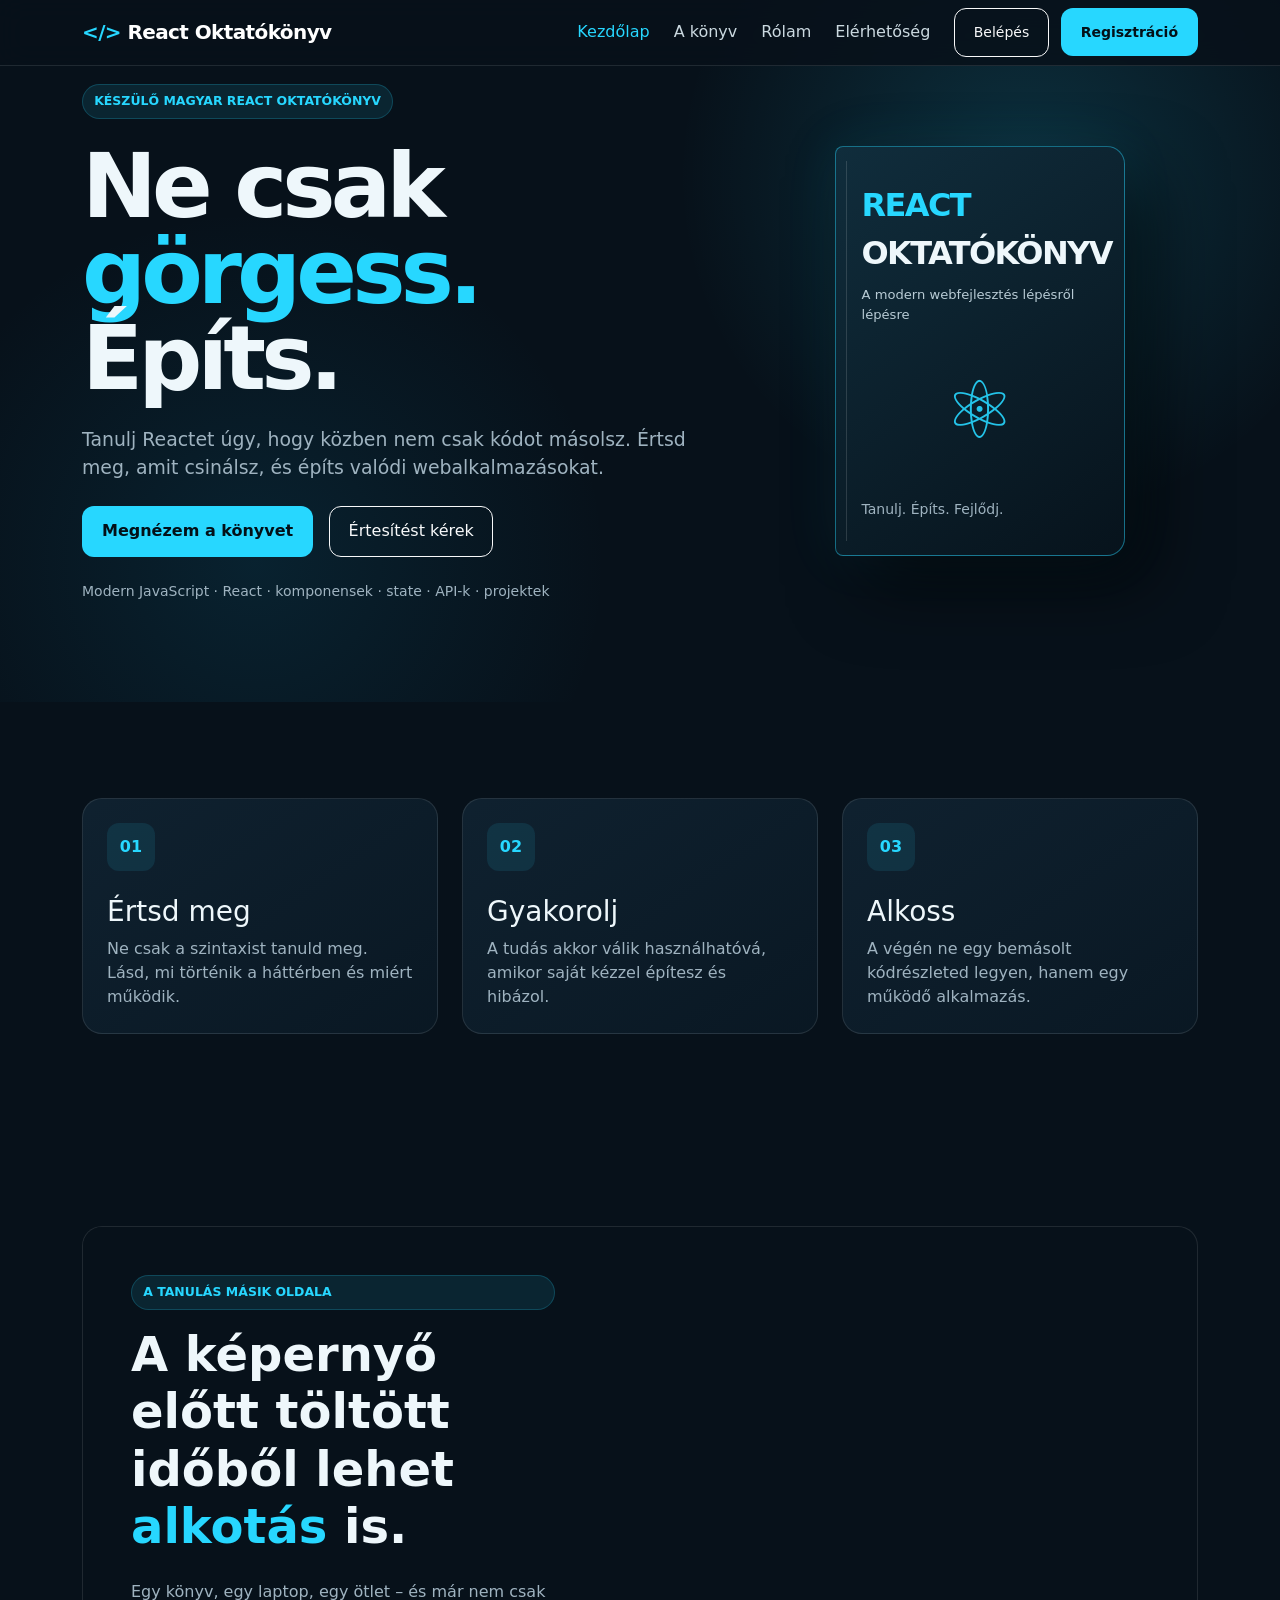
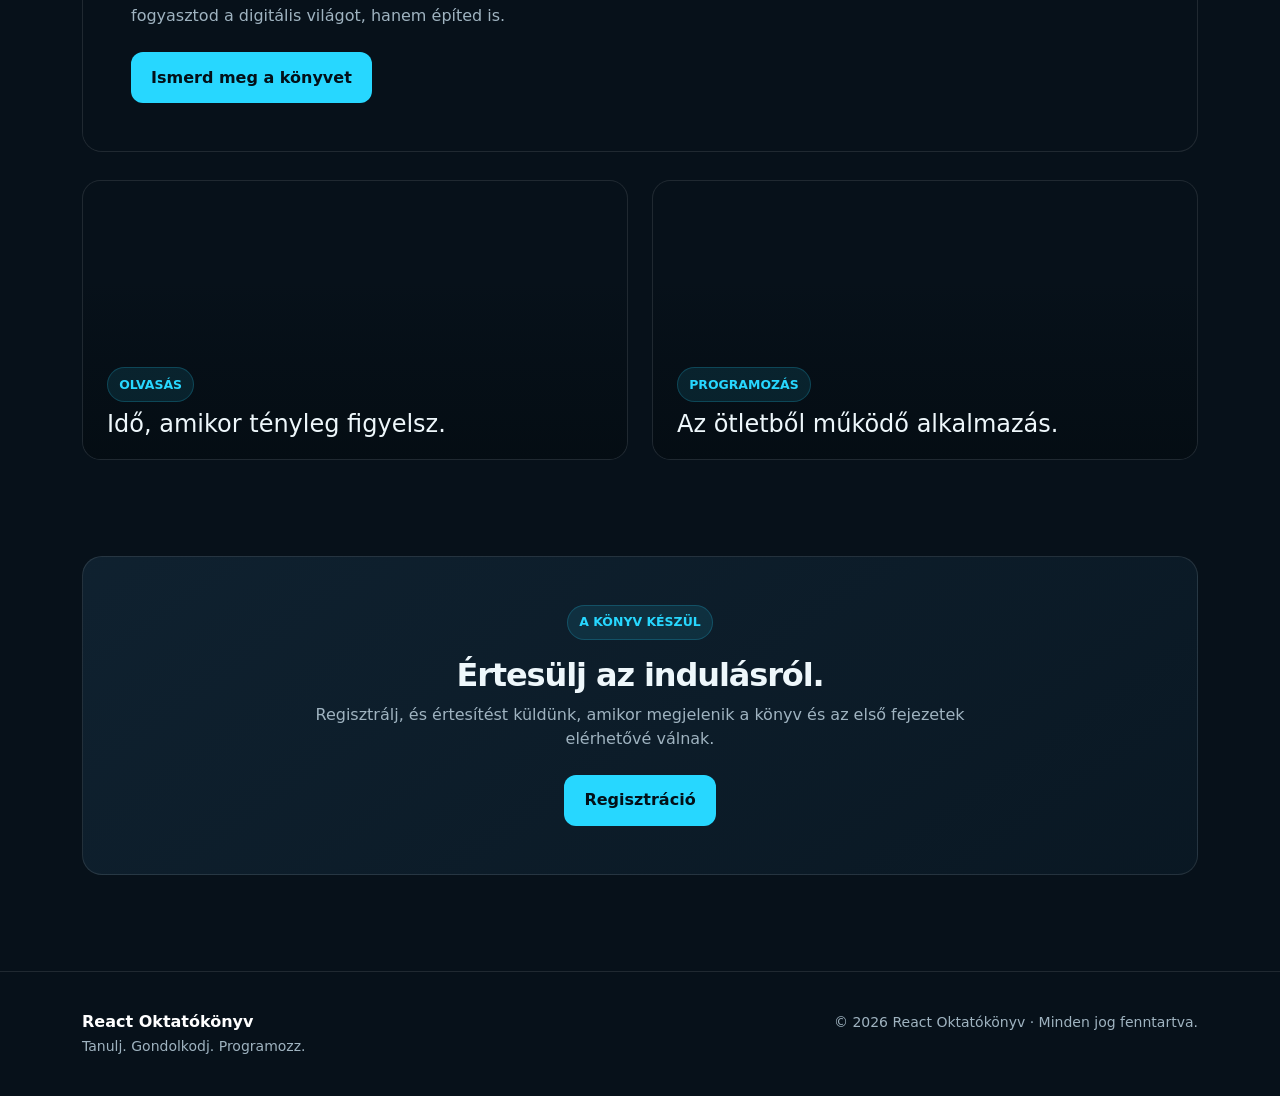
<file: index.html>
<!doctype html>
<html lang="hu">
<head>
 <meta charset="utf-8">
 <meta name="viewport" content="width=device-width, initial-scale=1">
 <title>Modern React oktatókönyv · React Oktatókönyv</title>
 <meta name="description" content="Modern React oktatókönyv magyarul – gyakorlati tanulás, valódi projektek, modern webfejlesztés.">
 <link href="https://cdn.jsdelivr.net/npm/bootstrap@5.3.3/dist/css/bootstrap.min.css" rel="stylesheet">
 <link rel="stylesheet" href="style.css">
</head>
<body>

<nav class="navbar navbar-expand-lg navbar-dark fixed-top">
 <div class="container">
  <a class="navbar-brand" href="index.html"><span class="brand-mark">&lt;/&gt;</span> React Oktatókönyv</a>
  <button class="navbar-toggler" type="button" data-bs-toggle="collapse" data-bs-target="#nav"><span class="navbar-toggler-icon"></span></button>
  <div class="collapse navbar-collapse" id="nav">
   <ul class="navbar-nav ms-auto align-items-lg-center gap-lg-2">
    <li class="nav-item"><a class="nav-link active" href="index.html">Kezdőlap</a></li>
    <li class="nav-item"><a class="nav-link " href="konyv.html">A könyv</a></li>
    <li class="nav-item"><a class="nav-link " href="rolam.html">Rólam</a></li>
    <li class="nav-item"><a class="nav-link " href="kapcsolat.html">Elérhetőség</a></li>
    <li class="nav-item"><a class="btn btn-outline-light btn-sm ms-lg-2" href="belepes.html">Belépés</a></li>
    <li class="nav-item"><a class="btn btn-accent btn-sm ms-lg-1" href="regisztracio.html">Regisztráció</a></li>
   </ul>
  </div>
 </div>
</nav>


<section class="hero">
 <div class="container py-5">
  <div class="row align-items-center g-5">
   <div class="col-lg-7">
    <span class="badge-soft mb-4">KÉSZÜLŐ MAGYAR REACT OKTATÓKÖNYV</span>
    <h1>Ne csak <span class="text-accent">görgess.</span><br>Építs.</h1>
    <p class="lead mt-4">Tanulj Reactet úgy, hogy közben nem csak kódot másolsz. Értsd meg, amit csinálsz, és építs valódi webalkalmazásokat.</p>
    <div class="d-flex flex-wrap gap-3 mt-4">
      <a href="konyv.html" class="btn btn-accent">Megnézem a könyvet</a>
      <a href="regisztracio.html" class="btn btn-outline-light">Értesítést kérek</a>
    </div>
    <p class="muted small mt-4">Modern JavaScript · React · komponensek · state · API-k · projektek</p>
   </div>
   <div class="col-lg-5"><div class="book">
      <div><div class="book-title text-accent">REACT</div><div class="book-title">OKTATÓKÖNYV</div><div class="book-sub mt-2">A modern webfejlesztés lépésről lépésre</div></div>
      <div class="react-symbol">⚛</div>
      <div><small class="muted">Tanulj. Építs. Fejlődj.</small></div>
   </div></div>
 </div>
</section>
<section class="section">
 <div class="container">
  <div class="row g-4">
   <div class="col-md-4"><div class="card-dark p-4 h-100"><div class="feature-icon mb-4">01</div><h3>Értsd meg</h3><p class="muted mb-0">Ne csak a szintaxist tanuld meg. Lásd, mi történik a háttérben és miért működik.</p></div></div>
   <div class="col-md-4"><div class="card-dark p-4 h-100"><div class="feature-icon mb-4">02</div><h3>Gyakorolj</h3><p class="muted mb-0">A tudás akkor válik használhatóvá, amikor saját kézzel építesz és hibázol.</p></div></div>
   <div class="col-md-4"><div class="card-dark p-4 h-100"><div class="feature-icon mb-4">03</div><h3>Alkoss</h3><p class="muted mb-0">A végén ne egy bemásolt kódrészleted legyen, hanem egy működő alkalmazás.</p></div></div>
  </div>
 </div>
</section>
<section class="section"><div class="container">
 <div class="photo-hero" style="background-image:url("https://images.unsplash.com/photo-1635186238046-40771478f17e?auto=format&fit=crop&fm=jpg&q=82&w=1800")">
  <div class="photo-hero-content"><span class="badge-soft">A TANULÁS MÁSIK OLDALA</span><h2 class="display-5 fw-bold mt-3">A képernyő előtt töltött időből lehet <span class="text-accent">alkotás</span> is.</h2><p class="muted mt-3">Egy könyv, egy laptop, egy ötlet – és már nem csak fogyasztod a digitális világot, hanem építed is.</p><a href="konyv.html" class="btn btn-accent align-self-start mt-2">Ismerd meg a könyvet</a></div>
 </div>
 <div class="row g-4 mt-1">
  <div class="col-md-6"><div class="photo-card" style="background-image:url("https://images.unsplash.com/photo-1573458410316-a8c0aa8f4f18?auto=format&fit=crop&fm=jpg&q=82&w=1200")"><div class="photo-card-label"><span class="badge-soft">OLVASÁS</span><h4 class="mt-2 mb-0">Idő, amikor tényleg figyelsz.</h4></div></div></div>
  <div class="col-md-6"><div class="photo-card" style="background-image:url("https://images.unsplash.com/photo-1698195166191-a7a7abfe8171?auto=format&fit=crop&fm=jpg&q=82&w=1200")"><div class="photo-card-label"><span class="badge-soft">PROGRAMOZÁS</span><h4 class="mt-2 mb-0">Az ötletből működő alkalmazás.</h4></div></div></div>
 </div>
</div></section>
<section class="section pt-0"><div class="container"><div class="card-dark p-5 text-center"><span class="badge-soft">A KÖNYV KÉSZÜL</span><h2 class="section-title mt-3">Értesülj az indulásról.</h2><p class="muted mx-auto" style="max-width:650px">Regisztrálj, és értesítést küldünk, amikor megjelenik a könyv és az első fejezetek elérhetővé válnak.</p><a href="regisztracio.html" class="btn btn-accent mt-2">Regisztráció</a></div></div></section>


<footer class="footer">
 <div class="container d-flex flex-column flex-md-row justify-content-between gap-3">
  <div><strong class="text-white">React Oktatókönyv</strong><br><small>Tanulj. Gondolkodj. Programozz.</small></div>
  <div><small>© 2026 React Oktatókönyv · Minden jog fenntartva.</small></div>
 </div>
</footer>

<script src="https://cdn.jsdelivr.net/npm/bootstrap@5.3.3/dist/js/bootstrap.bundle.min.js"></script>
</body></html>
</file>
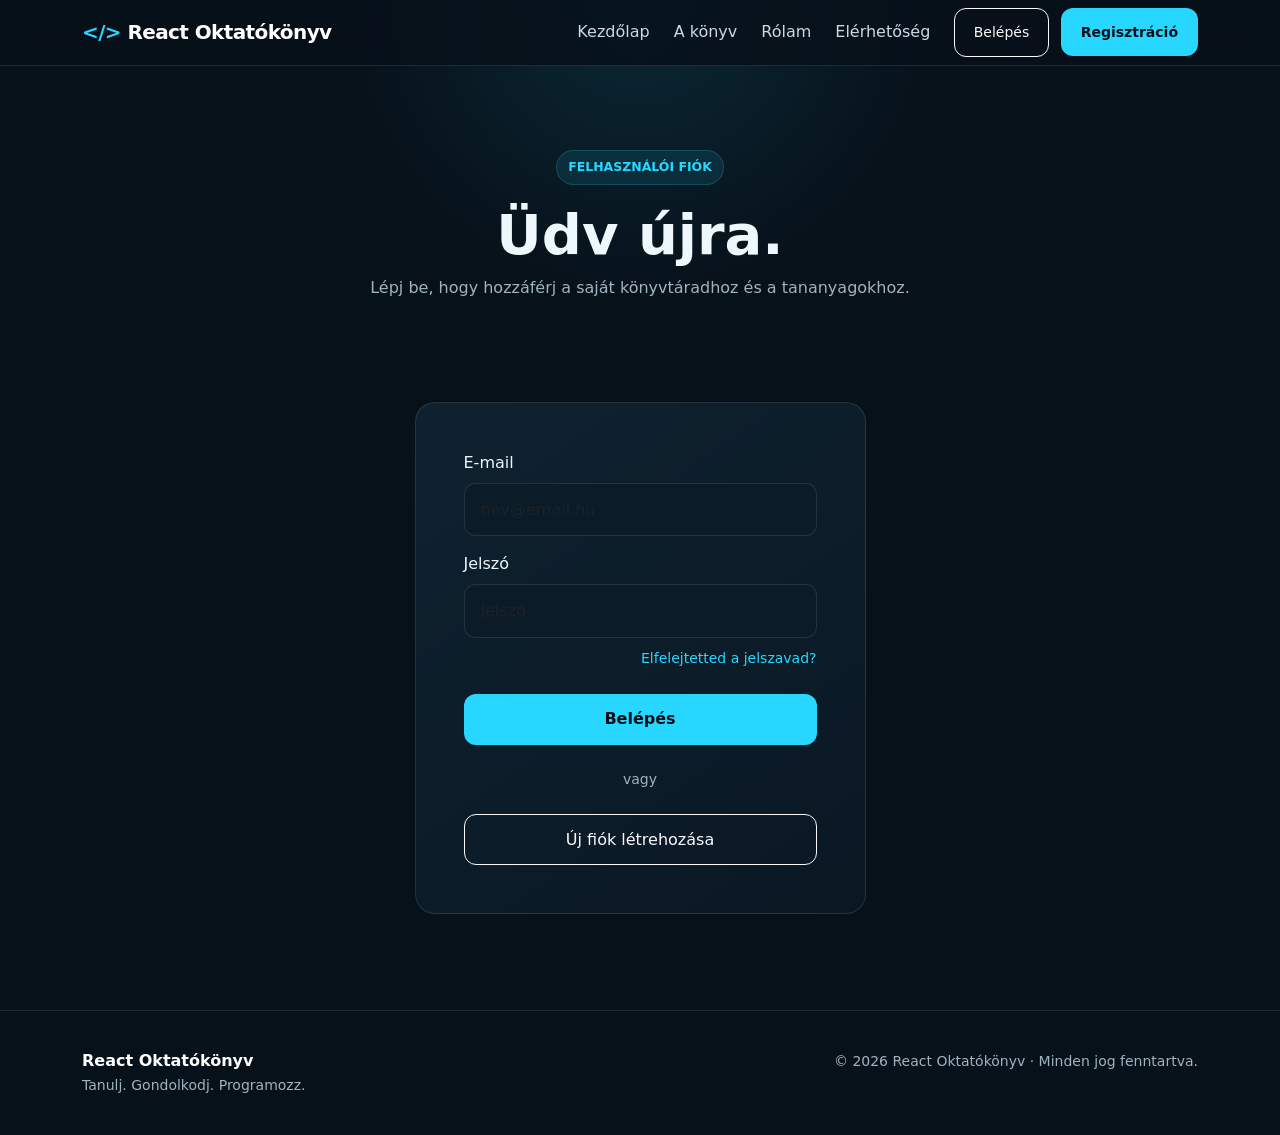
<file: belepes.html>
<!doctype html>
<html lang="hu">
<head>
 <meta charset="utf-8">
 <meta name="viewport" content="width=device-width, initial-scale=1">
 <title>Belépés · React Oktatókönyv</title>
 <meta name="description" content="Modern React oktatókönyv magyarul – gyakorlati tanulás, valódi projektek, modern webfejlesztés.">
 <link href="https://cdn.jsdelivr.net/npm/bootstrap@5.3.3/dist/css/bootstrap.min.css" rel="stylesheet">
 <link rel="stylesheet" href="style.css">
</head>
<body>

<nav class="navbar navbar-expand-lg navbar-dark fixed-top">
 <div class="container">
  <a class="navbar-brand" href="index.html"><span class="brand-mark">&lt;/&gt;</span> React Oktatókönyv</a>
  <button class="navbar-toggler" type="button" data-bs-toggle="collapse" data-bs-target="#nav"><span class="navbar-toggler-icon"></span></button>
  <div class="collapse navbar-collapse" id="nav">
   <ul class="navbar-nav ms-auto align-items-lg-center gap-lg-2">
    <li class="nav-item"><a class="nav-link " href="index.html">Kezdőlap</a></li>
    <li class="nav-item"><a class="nav-link " href="konyv.html">A könyv</a></li>
    <li class="nav-item"><a class="nav-link " href="rolam.html">Rólam</a></li>
    <li class="nav-item"><a class="nav-link " href="kapcsolat.html">Elérhetőség</a></li>
    <li class="nav-item"><a class="btn btn-outline-light btn-sm ms-lg-2" href="belepes.html">Belépés</a></li>
    <li class="nav-item"><a class="btn btn-accent btn-sm ms-lg-1" href="regisztracio.html">Regisztráció</a></li>
   </ul>
  </div>
 </div>
</nav>


<section class="page-head"><div class="container text-center"><span class="badge-soft">FELHASZNÁLÓI FIÓK</span><h1 class="display-4 fw-bold mt-3">Üdv újra.</h1><p class="muted">Lépj be, hogy hozzáférj a saját könyvtáradhoz és a tananyagokhoz.</p></div></section>
<section class="section pt-3"><div class="container"><div class="row justify-content-center"><div class="col-lg-5"><div class="card-dark p-4 p-md-5"><form><label class="form-label">E-mail</label><input type="email" class="form-control mb-3" placeholder="nev@email.hu"><label class="form-label">Jelszó</label><input type="password" class="form-control mb-2" placeholder="Jelszó"><div class="text-end mb-4"><a class="text-accent small" href="#">Elfelejtetted a jelszavad?</a></div><button class="btn btn-accent w-100">Belépés</button></form><div class="text-center my-4 muted small">vagy</div><a href="regisztracio.html" class="btn btn-outline-light w-100">Új fiók létrehozása</a></div></div></div></div></section>


<footer class="footer">
 <div class="container d-flex flex-column flex-md-row justify-content-between gap-3">
  <div><strong class="text-white">React Oktatókönyv</strong><br><small>Tanulj. Gondolkodj. Programozz.</small></div>
  <div><small>© 2026 React Oktatókönyv · Minden jog fenntartva.</small></div>
 </div>
</footer>

<script src="https://cdn.jsdelivr.net/npm/bootstrap@5.3.3/dist/js/bootstrap.bundle.min.js"></script>
</body></html>
</file>
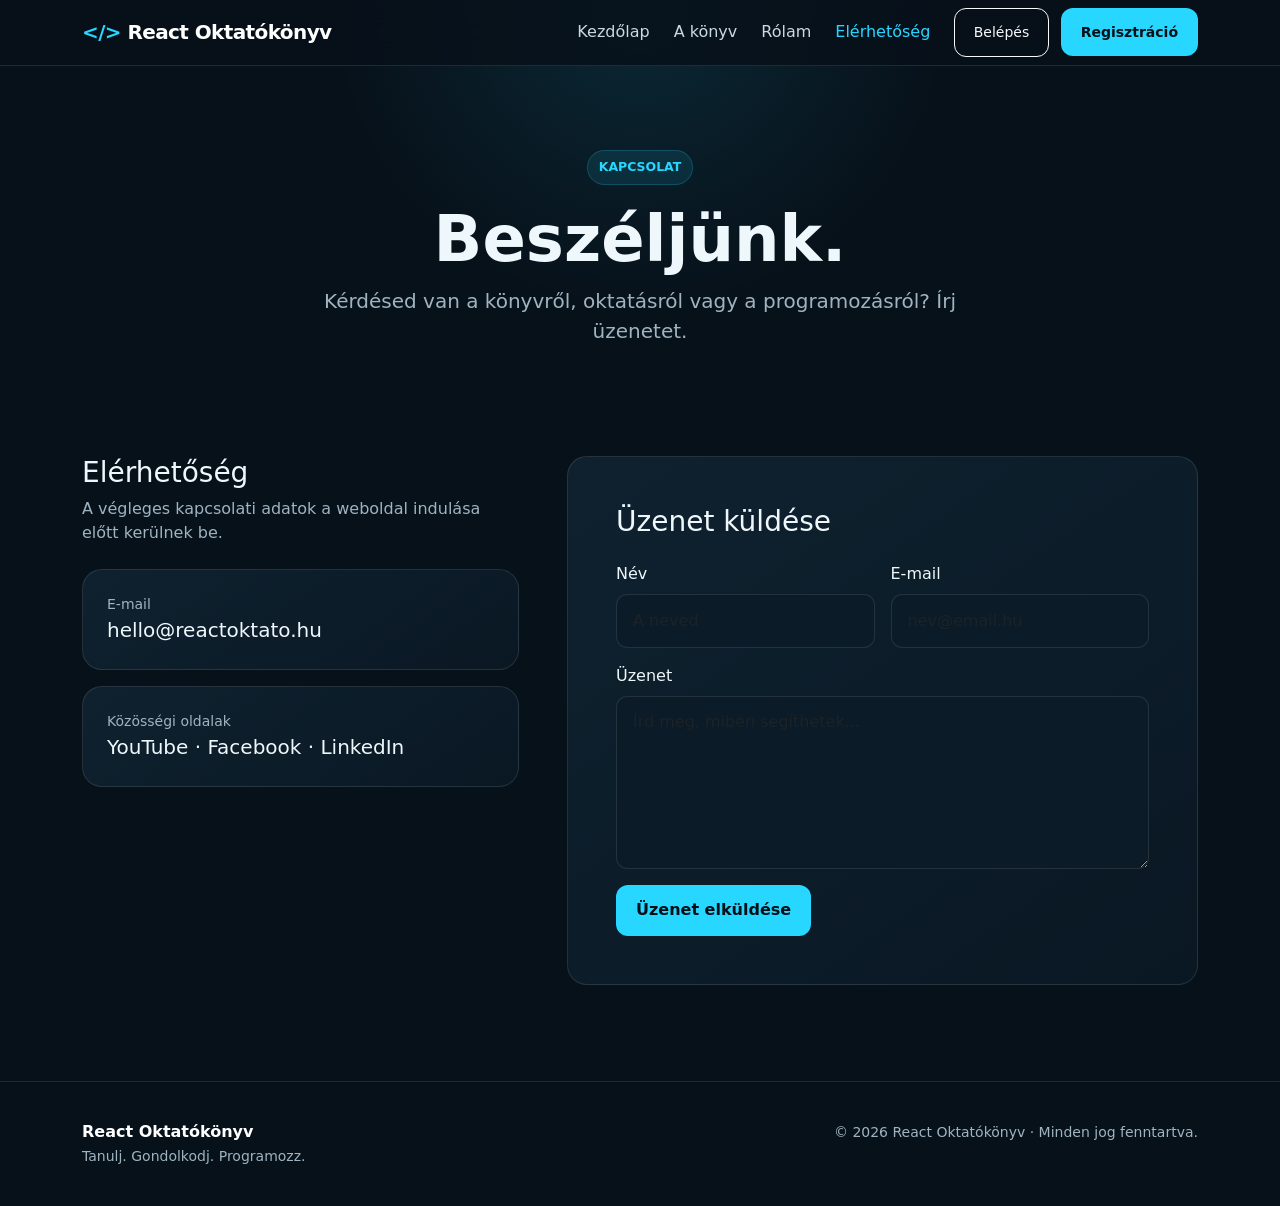
<file: kapcsolat.html>
<!doctype html>
<html lang="hu">
<head>
 <meta charset="utf-8">
 <meta name="viewport" content="width=device-width, initial-scale=1">
 <title>Elérhetőség · React Oktatókönyv</title>
 <meta name="description" content="Modern React oktatókönyv magyarul – gyakorlati tanulás, valódi projektek, modern webfejlesztés.">
 <link href="https://cdn.jsdelivr.net/npm/bootstrap@5.3.3/dist/css/bootstrap.min.css" rel="stylesheet">
 <link rel="stylesheet" href="style.css">
</head>
<body>

<nav class="navbar navbar-expand-lg navbar-dark fixed-top">
 <div class="container">
  <a class="navbar-brand" href="index.html"><span class="brand-mark">&lt;/&gt;</span> React Oktatókönyv</a>
  <button class="navbar-toggler" type="button" data-bs-toggle="collapse" data-bs-target="#nav"><span class="navbar-toggler-icon"></span></button>
  <div class="collapse navbar-collapse" id="nav">
   <ul class="navbar-nav ms-auto align-items-lg-center gap-lg-2">
    <li class="nav-item"><a class="nav-link " href="index.html">Kezdőlap</a></li>
    <li class="nav-item"><a class="nav-link " href="konyv.html">A könyv</a></li>
    <li class="nav-item"><a class="nav-link " href="rolam.html">Rólam</a></li>
    <li class="nav-item"><a class="nav-link active" href="kapcsolat.html">Elérhetőség</a></li>
    <li class="nav-item"><a class="btn btn-outline-light btn-sm ms-lg-2" href="belepes.html">Belépés</a></li>
    <li class="nav-item"><a class="btn btn-accent btn-sm ms-lg-1" href="regisztracio.html">Regisztráció</a></li>
   </ul>
  </div>
 </div>
</nav>


<section class="page-head"><div class="container text-center"><span class="badge-soft">KAPCSOLAT</span><h1 class="display-3 fw-bold mt-3">Beszéljünk.</h1><p class="lead muted mx-auto" style="max-width:650px">Kérdésed van a könyvről, oktatásról vagy a programozásról? Írj üzenetet.</p></div></section>
<section class="section pt-4"><div class="container"><div class="row g-5">
 <div class="col-lg-5"><h3>Elérhetőség</h3><p class="muted">A végleges kapcsolati adatok a weboldal indulása előtt kerülnek be.</p><div class="card-dark p-4 mt-4"><div class="muted small">E-mail</div><div class="fs-5">hello@reactoktato.hu</div></div><div class="card-dark p-4 mt-3"><div class="muted small">Közösségi oldalak</div><div class="fs-5">YouTube · Facebook · LinkedIn</div></div></div>
 <div class="col-lg-7"><div class="card-dark p-4 p-md-5"><h3>Üzenet küldése</h3><form class="mt-4"><div class="row g-3"><div class="col-md-6"><label class="form-label">Név</label><input class="form-control" placeholder="A neved"></div><div class="col-md-6"><label class="form-label">E-mail</label><input type="email" class="form-control" placeholder="nev@email.hu"></div><div class="col-12"><label class="form-label">Üzenet</label><textarea class="form-control" rows="6" placeholder="Írd meg, miben segíthetek..."></textarea></div><div class="col-12"><button class="btn btn-accent">Üzenet elküldése</button></div></div></form></div></div>
</div></div></section>


<footer class="footer">
 <div class="container d-flex flex-column flex-md-row justify-content-between gap-3">
  <div><strong class="text-white">React Oktatókönyv</strong><br><small>Tanulj. Gondolkodj. Programozz.</small></div>
  <div><small>© 2026 React Oktatókönyv · Minden jog fenntartva.</small></div>
 </div>
</footer>

<script src="https://cdn.jsdelivr.net/npm/bootstrap@5.3.3/dist/js/bootstrap.bundle.min.js"></script>
</body></html>
</file>
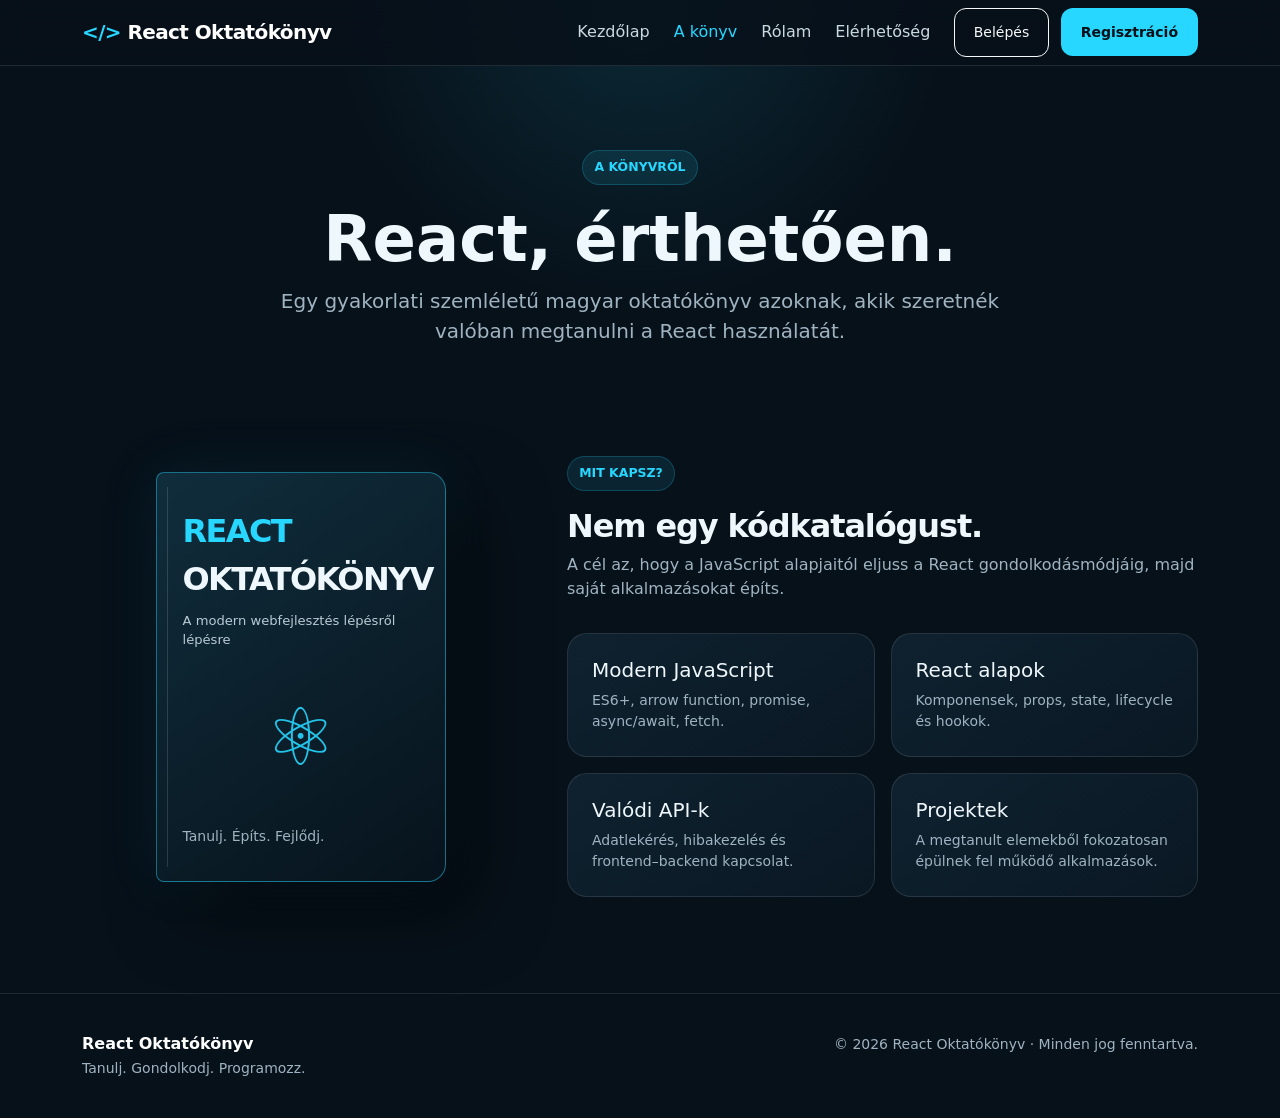
<file: konyv.html>
<!doctype html>
<html lang="hu">
<head>
 <meta charset="utf-8">
 <meta name="viewport" content="width=device-width, initial-scale=1">
 <title>A könyv · React Oktatókönyv</title>
 <meta name="description" content="Modern React oktatókönyv magyarul – gyakorlati tanulás, valódi projektek, modern webfejlesztés.">
 <link href="https://cdn.jsdelivr.net/npm/bootstrap@5.3.3/dist/css/bootstrap.min.css" rel="stylesheet">
 <link rel="stylesheet" href="style.css">
</head>
<body>

<nav class="navbar navbar-expand-lg navbar-dark fixed-top">
 <div class="container">
  <a class="navbar-brand" href="index.html"><span class="brand-mark">&lt;/&gt;</span> React Oktatókönyv</a>
  <button class="navbar-toggler" type="button" data-bs-toggle="collapse" data-bs-target="#nav"><span class="navbar-toggler-icon"></span></button>
  <div class="collapse navbar-collapse" id="nav">
   <ul class="navbar-nav ms-auto align-items-lg-center gap-lg-2">
    <li class="nav-item"><a class="nav-link " href="index.html">Kezdőlap</a></li>
    <li class="nav-item"><a class="nav-link active" href="konyv.html">A könyv</a></li>
    <li class="nav-item"><a class="nav-link " href="rolam.html">Rólam</a></li>
    <li class="nav-item"><a class="nav-link " href="kapcsolat.html">Elérhetőség</a></li>
    <li class="nav-item"><a class="btn btn-outline-light btn-sm ms-lg-2" href="belepes.html">Belépés</a></li>
    <li class="nav-item"><a class="btn btn-accent btn-sm ms-lg-1" href="regisztracio.html">Regisztráció</a></li>
   </ul>
  </div>
 </div>
</nav>


<section class="page-head"><div class="container text-center"><span class="badge-soft">A KÖNYVRŐL</span><h1 class="display-3 fw-bold mt-3">React, érthetően.</h1><p class="lead muted mx-auto" style="max-width:760px">Egy gyakorlati szemléletű magyar oktatókönyv azoknak, akik szeretnék valóban megtanulni a React használatát.</p></div></section>
<section class="section pt-4"><div class="container"><div class="row align-items-center g-5">
 <div class="col-lg-5"><div class="book"><div><div class="book-title text-accent">REACT</div><div class="book-title">OKTATÓKÖNYV</div><div class="book-sub mt-2">A modern webfejlesztés lépésről lépésre</div></div><div class="react-symbol">⚛</div><small class="muted">Tanulj. Építs. Fejlődj.</small></div></div>
 <div class="col-lg-7"><span class="badge-soft">MIT KAPSZ?</span><h2 class="section-title mt-3">Nem egy kódkatalógust.</h2><p class="muted">A cél az, hogy a JavaScript alapjaitól eljuss a React gondolkodásmódjáig, majd saját alkalmazásokat építs.</p>
 <div class="row g-3 mt-3">
  <div class="col-md-6"><div class="card-dark p-4"><h5>Modern JavaScript</h5><p class="muted small mb-0">ES6+, arrow function, promise, async/await, fetch.</p></div></div>
  <div class="col-md-6"><div class="card-dark p-4"><h5>React alapok</h5><p class="muted small mb-0">Komponensek, props, state, lifecycle és hookok.</p></div></div>
  <div class="col-md-6"><div class="card-dark p-4"><h5>Valódi API-k</h5><p class="muted small mb-0">Adatlekérés, hibakezelés és frontend–backend kapcsolat.</p></div></div>
  <div class="col-md-6"><div class="card-dark p-4"><h5>Projektek</h5><p class="muted small mb-0">A megtanult elemekből fokozatosan épülnek fel működő alkalmazások.</p></div></div>
 </div></div>
</div></div></section>


<footer class="footer">
 <div class="container d-flex flex-column flex-md-row justify-content-between gap-3">
  <div><strong class="text-white">React Oktatókönyv</strong><br><small>Tanulj. Gondolkodj. Programozz.</small></div>
  <div><small>© 2026 React Oktatókönyv · Minden jog fenntartva.</small></div>
 </div>
</footer>

<script src="https://cdn.jsdelivr.net/npm/bootstrap@5.3.3/dist/js/bootstrap.bundle.min.js"></script>
</body></html>
</file>
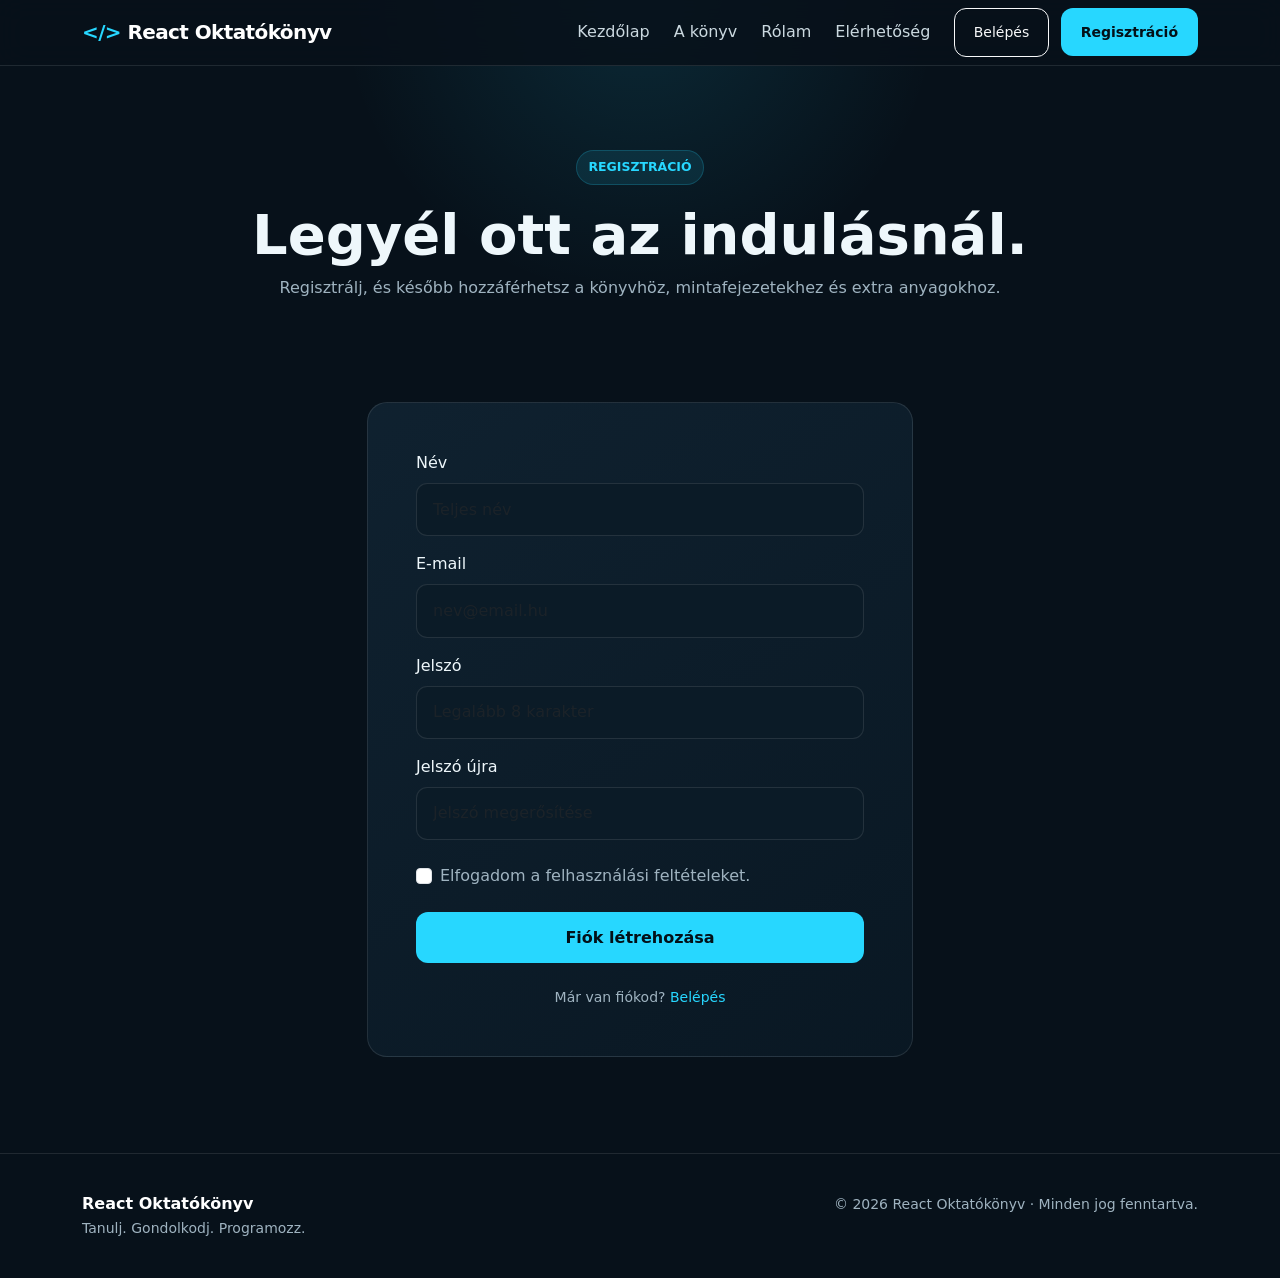
<file: regisztracio.html>
<!doctype html>
<html lang="hu">
<head>
 <meta charset="utf-8">
 <meta name="viewport" content="width=device-width, initial-scale=1">
 <title>Regisztráció · React Oktatókönyv</title>
 <meta name="description" content="Modern React oktatókönyv magyarul – gyakorlati tanulás, valódi projektek, modern webfejlesztés.">
 <link href="https://cdn.jsdelivr.net/npm/bootstrap@5.3.3/dist/css/bootstrap.min.css" rel="stylesheet">
 <link rel="stylesheet" href="style.css">
</head>
<body>

<nav class="navbar navbar-expand-lg navbar-dark fixed-top">
 <div class="container">
  <a class="navbar-brand" href="index.html"><span class="brand-mark">&lt;/&gt;</span> React Oktatókönyv</a>
  <button class="navbar-toggler" type="button" data-bs-toggle="collapse" data-bs-target="#nav"><span class="navbar-toggler-icon"></span></button>
  <div class="collapse navbar-collapse" id="nav">
   <ul class="navbar-nav ms-auto align-items-lg-center gap-lg-2">
    <li class="nav-item"><a class="nav-link " href="index.html">Kezdőlap</a></li>
    <li class="nav-item"><a class="nav-link " href="konyv.html">A könyv</a></li>
    <li class="nav-item"><a class="nav-link " href="rolam.html">Rólam</a></li>
    <li class="nav-item"><a class="nav-link " href="kapcsolat.html">Elérhetőség</a></li>
    <li class="nav-item"><a class="btn btn-outline-light btn-sm ms-lg-2" href="belepes.html">Belépés</a></li>
    <li class="nav-item"><a class="btn btn-accent btn-sm ms-lg-1" href="regisztracio.html">Regisztráció</a></li>
   </ul>
  </div>
 </div>
</nav>


<section class="page-head"><div class="container text-center"><span class="badge-soft">REGISZTRÁCIÓ</span><h1 class="display-4 fw-bold mt-3">Legyél ott az indulásnál.</h1><p class="muted">Regisztrálj, és később hozzáférhetsz a könyvhöz, mintafejezetekhez és extra anyagokhoz.</p></div></section>
<section class="section pt-3"><div class="container"><div class="row justify-content-center"><div class="col-lg-6"><div class="card-dark p-4 p-md-5"><form><label class="form-label">Név</label><input class="form-control mb-3" placeholder="Teljes név"><label class="form-label">E-mail</label><input type="email" class="form-control mb-3" placeholder="nev@email.hu"><label class="form-label">Jelszó</label><input type="password" class="form-control mb-3" placeholder="Legalább 8 karakter"><label class="form-label">Jelszó újra</label><input type="password" class="form-control mb-3" placeholder="Jelszó megerősítése"><div class="form-check my-4"><input class="form-check-input" type="checkbox" id="terms"><label class="form-check-label muted" for="terms">Elfogadom a felhasználási feltételeket.</label></div><button class="btn btn-accent w-100">Fiók létrehozása</button></form><p class="muted small text-center mt-4 mb-0">Már van fiókod? <a class="text-accent" href="belepes.html">Belépés</a></p></div></div></div></div></section>


<footer class="footer">
 <div class="container d-flex flex-column flex-md-row justify-content-between gap-3">
  <div><strong class="text-white">React Oktatókönyv</strong><br><small>Tanulj. Gondolkodj. Programozz.</small></div>
  <div><small>© 2026 React Oktatókönyv · Minden jog fenntartva.</small></div>
 </div>
</footer>

<script src="https://cdn.jsdelivr.net/npm/bootstrap@5.3.3/dist/js/bootstrap.bundle.min.js"></script>
</body></html>
</file>
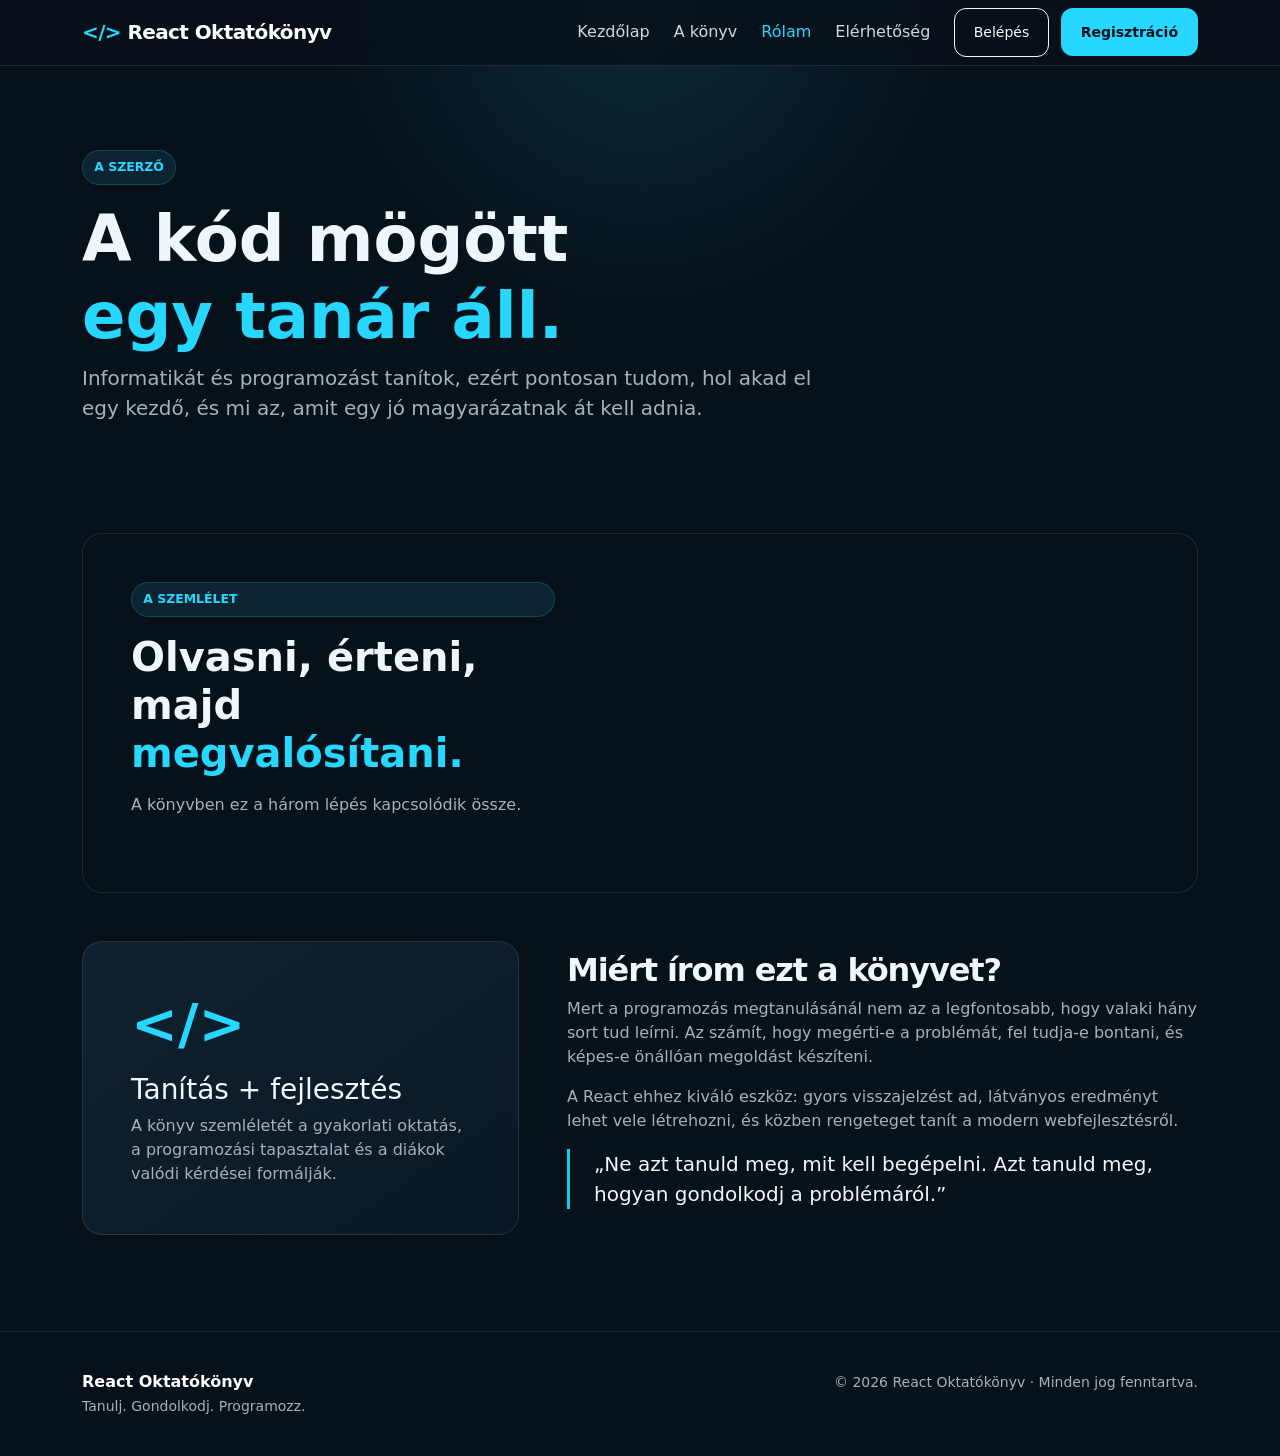
<file: rolam.html>
<!doctype html>
<html lang="hu">
<head>
 <meta charset="utf-8">
 <meta name="viewport" content="width=device-width, initial-scale=1">
 <title>Rólam · React Oktatókönyv</title>
 <meta name="description" content="Modern React oktatókönyv magyarul – gyakorlati tanulás, valódi projektek, modern webfejlesztés.">
 <link href="https://cdn.jsdelivr.net/npm/bootstrap@5.3.3/dist/css/bootstrap.min.css" rel="stylesheet">
 <link rel="stylesheet" href="style.css">
</head>
<body>

<nav class="navbar navbar-expand-lg navbar-dark fixed-top">
 <div class="container">
  <a class="navbar-brand" href="index.html"><span class="brand-mark">&lt;/&gt;</span> React Oktatókönyv</a>
  <button class="navbar-toggler" type="button" data-bs-toggle="collapse" data-bs-target="#nav"><span class="navbar-toggler-icon"></span></button>
  <div class="collapse navbar-collapse" id="nav">
   <ul class="navbar-nav ms-auto align-items-lg-center gap-lg-2">
    <li class="nav-item"><a class="nav-link " href="index.html">Kezdőlap</a></li>
    <li class="nav-item"><a class="nav-link " href="konyv.html">A könyv</a></li>
    <li class="nav-item"><a class="nav-link active" href="rolam.html">Rólam</a></li>
    <li class="nav-item"><a class="nav-link " href="kapcsolat.html">Elérhetőség</a></li>
    <li class="nav-item"><a class="btn btn-outline-light btn-sm ms-lg-2" href="belepes.html">Belépés</a></li>
    <li class="nav-item"><a class="btn btn-accent btn-sm ms-lg-1" href="regisztracio.html">Regisztráció</a></li>
   </ul>
  </div>
 </div>
</nav>


<section class="page-head"><div class="container"><span class="badge-soft">A SZERZŐ</span><h1 class="display-3 fw-bold mt-3">A kód mögött<br><span class="text-accent">egy tanár áll.</span></h1><p class="lead muted" style="max-width:760px">Informatikát és programozást tanítok, ezért pontosan tudom, hol akad el egy kezdő, és mi az, amit egy jó magyarázatnak át kell adnia.</p></div></section>
<section class="section pt-4"><div class="container mb-5"><div class="photo-hero" style="min-height:360px;background-image:url("https://images.unsplash.com/photo-1573458410316-a8c0aa8f4f18?auto=format&fit=crop&fm=jpg&q=82&w=1800")"><div class="photo-hero-content"><span class="badge-soft">A SZEMLÉLET</span><h2 class="display-6 fw-bold mt-3">Olvasni, érteni, majd <span class="text-accent">megvalósítani.</span></h2><p class="muted mt-2">A könyvben ez a három lépés kapcsolódik össze.</p></div></div></div><div class="container"><div class="row g-5 align-items-center">
 <div class="col-lg-5"><div class="card-dark p-5"><div class="display-4 fw-bold text-accent">&lt;/&gt;</div><h3 class="mt-3">Tanítás + fejlesztés</h3><p class="muted mb-0">A könyv szemléletét a gyakorlati oktatás, a programozási tapasztalat és a diákok valódi kérdései formálják.</p></div></div>
 <div class="col-lg-7"><h2 class="section-title">Miért írom ezt a könyvet?</h2><p class="muted">Mert a programozás megtanulásánál nem az a legfontosabb, hogy valaki hány sort tud leírni. Az számít, hogy megérti-e a problémát, fel tudja-e bontani, és képes-e önállóan megoldást készíteni.</p><p class="muted">A React ehhez kiváló eszköz: gyors visszajelzést ad, látványos eredményt lehet vele létrehozni, és közben rengeteget tanít a modern webfejlesztésről.</p><blockquote class="border-start border-info border-3 ps-4 fs-5">„Ne azt tanuld meg, mit kell begépelni. Azt tanuld meg, hogyan gondolkodj a problémáról.”</blockquote></div>
</div></div></section>


<footer class="footer">
 <div class="container d-flex flex-column flex-md-row justify-content-between gap-3">
  <div><strong class="text-white">React Oktatókönyv</strong><br><small>Tanulj. Gondolkodj. Programozz.</small></div>
  <div><small>© 2026 React Oktatókönyv · Minden jog fenntartva.</small></div>
 </div>
</footer>

<script src="https://cdn.jsdelivr.net/npm/bootstrap@5.3.3/dist/js/bootstrap.bundle.min.js"></script>
</body></html>
</file>
<file: style.css>
:root {
  --bg: #07111a;
  --bg-soft: #0d1b27;
  --card: #102331;
  --text: #eef7fb;
  --muted: #9fb3c0;
  --accent: #27d7ff;
  --accent-2: #1289b3;
  --line: rgba(255,255,255,.10);
}
html { scroll-behavior: smooth; }
body {
  background: var(--bg);
  color: var(--text);
  font-family: Inter, system-ui, -apple-system, BlinkMacSystemFont, "Segoe UI", sans-serif;
}
a { color: inherit; text-decoration: none; }
.navbar {
  background: rgba(7,17,26,.86);
  backdrop-filter: blur(14px);
  border-bottom: 1px solid var(--line);
}
.navbar-brand { font-weight: 800; letter-spacing: -.03em; }
.brand-mark { color: var(--accent); }
.nav-link { color: #cbd9e0 !important; }
.nav-link:hover, .nav-link.active { color: var(--accent) !important; }
.hero {
  min-height: 78vh;
  display: flex;
  align-items: center;
  position: relative;
  overflow: hidden;
  background:
    radial-gradient(circle at 80% 25%, rgba(39,215,255,.16), transparent 30%),
    radial-gradient(circle at 20% 80%, rgba(18,137,179,.14), transparent 30%);
}
.hero h1 { font-size: clamp(2.7rem, 7vw, 5.7rem); line-height: .96; letter-spacing: -.055em; font-weight: 850; }
.hero p.lead { color: var(--muted); max-width: 680px; font-size: 1.18rem; }
.text-accent { color: var(--accent); }
.btn-accent {
  background: var(--accent); color: #031018; border: 0; font-weight: 800;
  padding: .85rem 1.25rem; border-radius: .75rem;
}
.btn-accent:hover { background: #71e7ff; color: #031018; }
.btn-outline-light { border-radius: .75rem; padding: .8rem 1.15rem; }
.section { padding: 96px 0; }
.section-title { font-weight: 800; letter-spacing: -.035em; }
.muted { color: var(--muted); }
.card-dark {
  background: linear-gradient(145deg, rgba(16,35,49,.95), rgba(10,25,36,.95));
  border: 1px solid var(--line);
  border-radius: 1.25rem;
}
.book {
  width: 290px; height: 410px; border-radius: 8px 18px 18px 8px;
  background: linear-gradient(145deg,#102d3c,#07131c);
  border: 1px solid rgba(39,215,255,.45);
  box-shadow: 28px 30px 70px rgba(0,0,0,.55), 0 0 55px rgba(39,215,255,.08);
  padding: 34px 26px; position: relative; margin: auto;
  display:flex; flex-direction:column; justify-content:space-between;
}
.book:after {
  content:""; position:absolute; left:10px; top:14px; bottom:14px; width:1px;
  background:rgba(255,255,255,.14);
}
.book-title { font-size: 2rem; font-weight: 900; letter-spacing:-.05em; }
.book-sub { color:#b8cbd5; font-size:.82rem; }
.react-symbol {
  font-size: 5rem; color: var(--accent); text-align:center; opacity:.9;
}
.badge-soft {
  display:inline-block; padding:.45rem .7rem; border-radius:999px;
  background:rgba(39,215,255,.10); color:var(--accent); border:1px solid rgba(39,215,255,.2);
  font-size:.78rem; font-weight:700;
}
.feature-icon {
  width:48px; height:48px; border-radius:12px; display:grid; place-items:center;
  background:rgba(39,215,255,.10); color:var(--accent); font-weight:900;
}
.form-control, .form-select {
  background:#0b1b27; border:1px solid var(--line); color:var(--text);
  padding:.85rem 1rem; border-radius:.7rem;
}
.form-control:focus, .form-select:focus {
  background:#0b1b27; color:var(--text); border-color:var(--accent);
  box-shadow:0 0 0 .2rem rgba(39,215,255,.12);
}
.footer { border-top:1px solid var(--line); padding:38px 0; color:var(--muted); }
.page-head { padding: 150px 0 70px; background: radial-gradient(circle at 50% 0, rgba(39,215,255,.12), transparent 40%); }
.stat { font-size:2.4rem; font-weight:850; }
.code-window {
  background:#061018; border:1px solid var(--line); border-radius:1rem; overflow:hidden;
  box-shadow:0 25px 70px rgba(0,0,0,.35);
}
.code-top { padding:10px 14px; border-bottom:1px solid var(--line); color:#718692; }
.code-body { padding:22px; color:#b9d9e5; font-family:ui-monospace,SFMono-Regular,Menlo,monospace; font-size:.9rem; }
@media (max-width: 991px) { .hero { min-height: auto; padding: 110px 0 70px; } .book { margin-top:50px; } }

.photo-hero { min-height: 430px; border-radius: 1.25rem; overflow:hidden; position:relative; background-size:cover; background-position:center; border:1px solid var(--line); }
.photo-hero::after { content:""; position:absolute; inset:0; background:linear-gradient(90deg, rgba(7,17,26,.90), rgba(7,17,26,.25), rgba(7,17,26,.05)); }
.photo-hero-content { position:relative; z-index:1; max-width:520px; padding:48px; height:100%; display:flex; flex-direction:column; justify-content:center; }
.photo-card { height:280px; border-radius:1.15rem; overflow:hidden; border:1px solid var(--line); background-size:cover; background-position:center; position:relative; }
.photo-card::after { content:""; position:absolute; inset:0; background:linear-gradient(0deg,rgba(4,12,18,.82),transparent 65%); }
.photo-card-label { position:absolute; z-index:1; left:24px; bottom:20px; }
</file>
